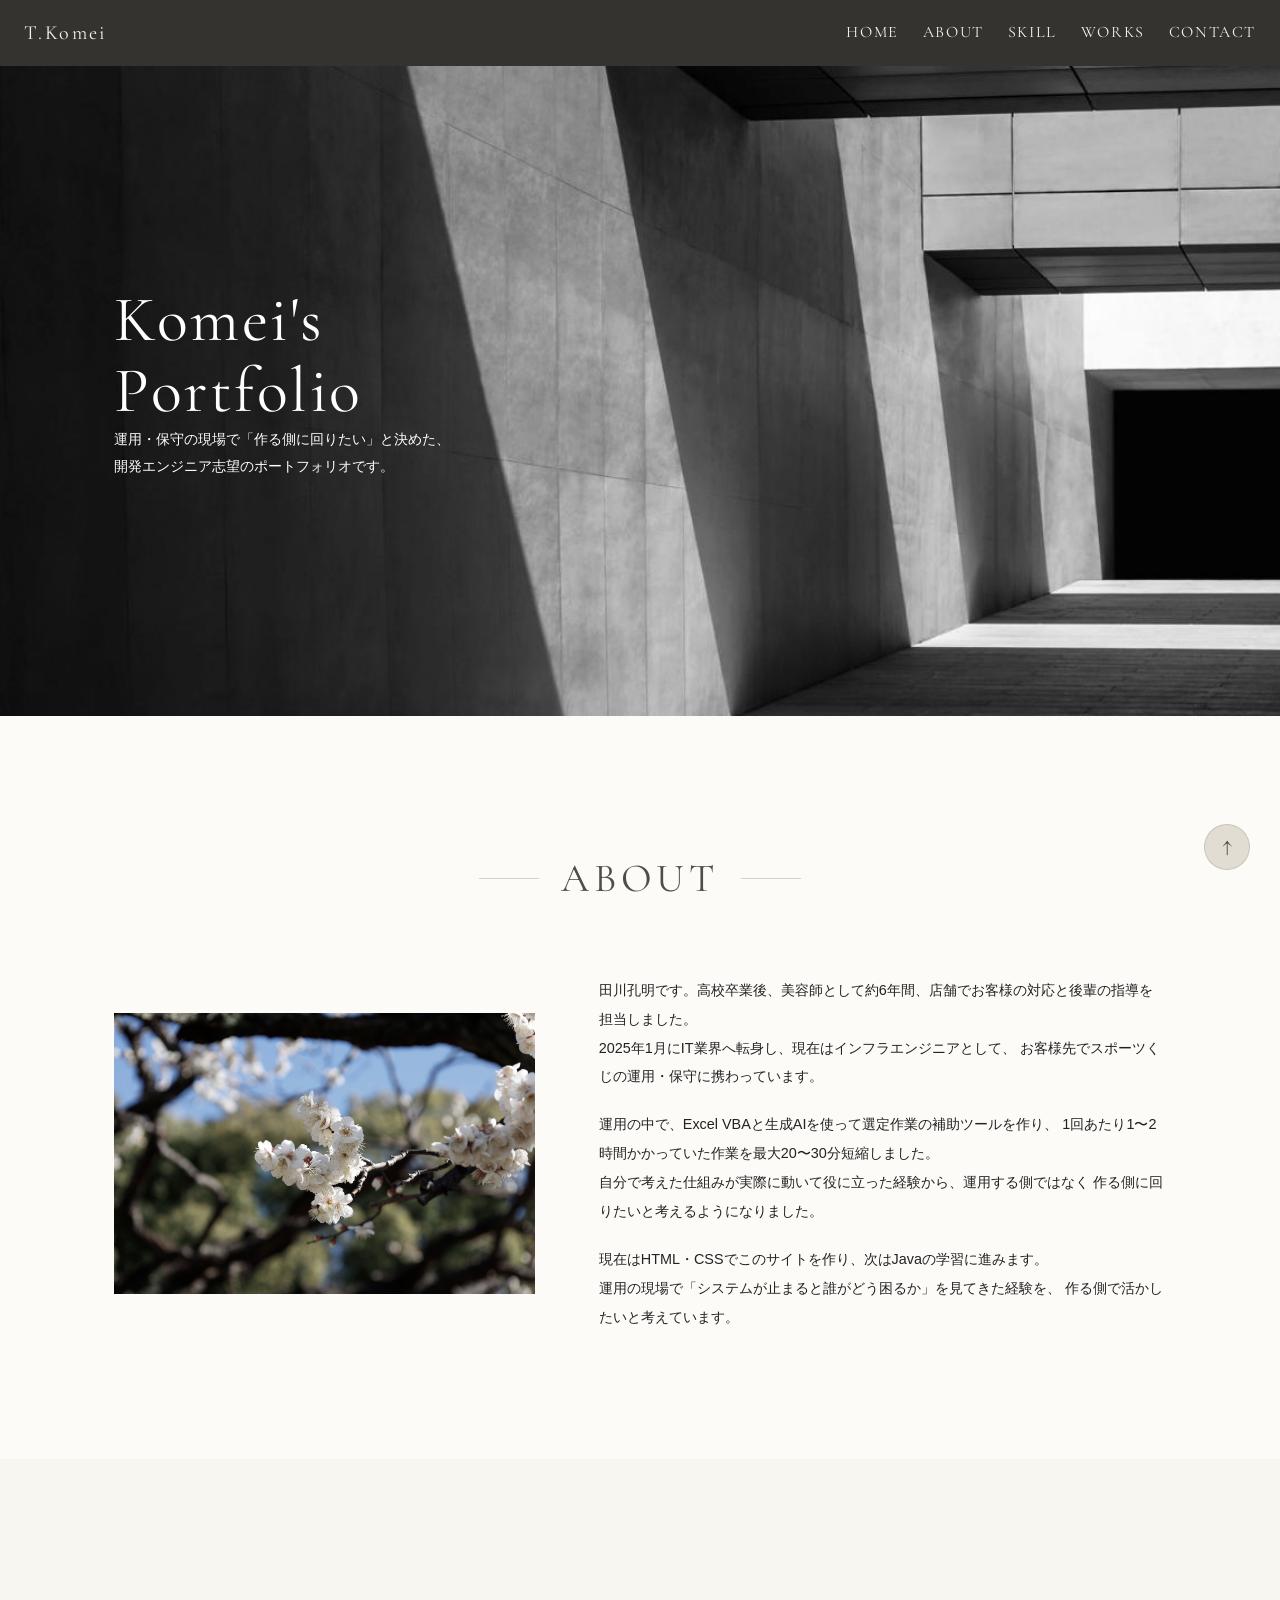
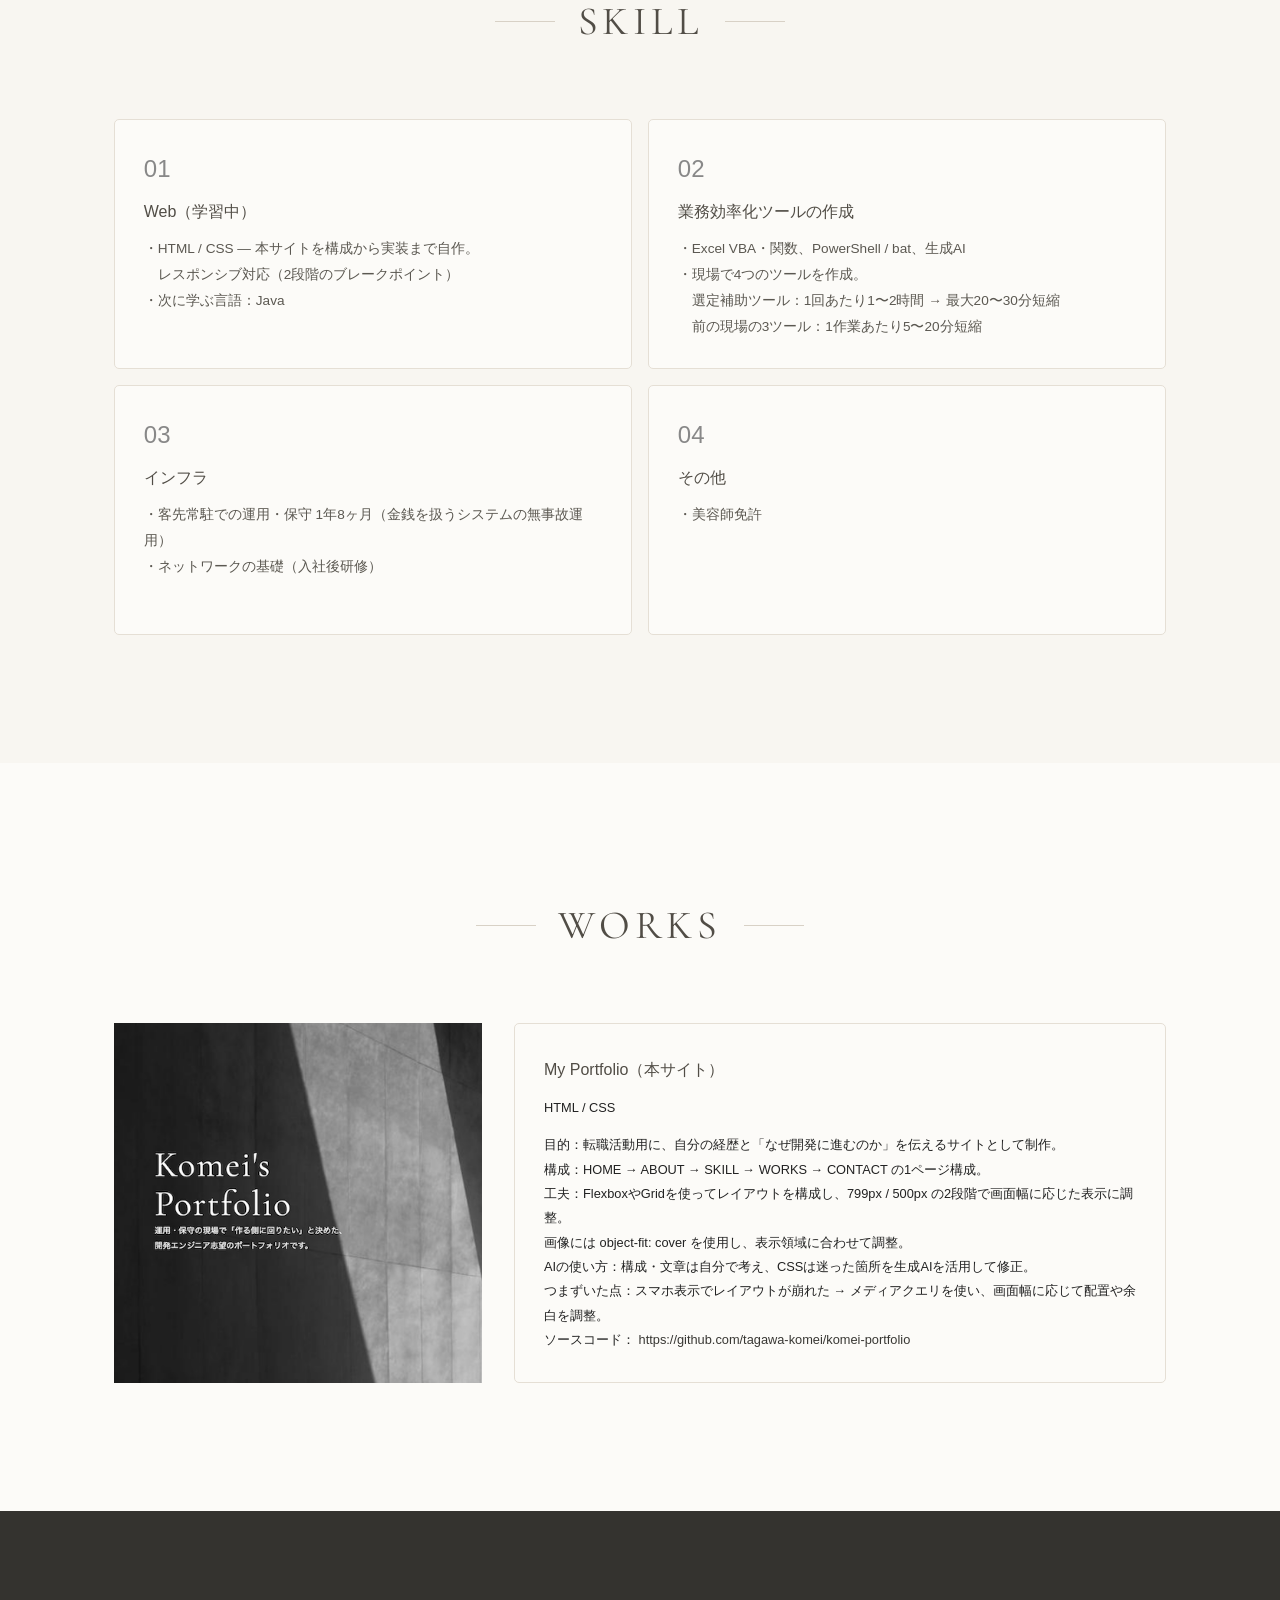
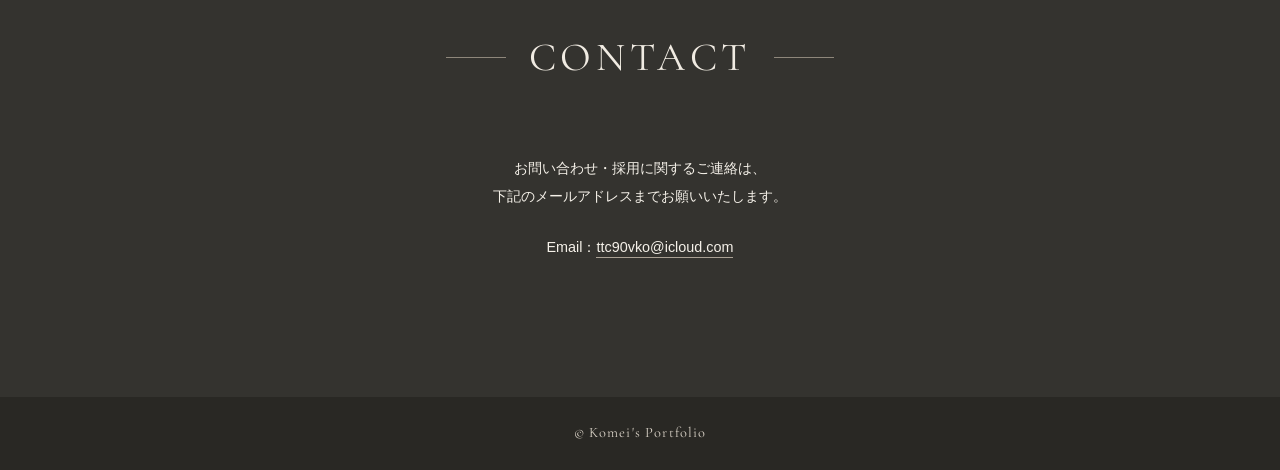
<file: index.html>
<!DOCTYPE html>
<html lang="ja">
<head>
    <meta charset="UTF-8">
    <title>Komei's Portfolio</title>
    <meta name="description" content="田川孔明のポートフォリオ。インフラ運用・保守から開発エンジニアを目指して学習中。HTML/CSSで制作。">
    <meta name="viewport" content="width=device-width, initial-scale=1">

    <meta property="og:title" content="Komei's Portfolio">
    <meta property="og:description" content="運用・保守の現場から、作る側へ。開発エンジニア志望のポートフォリオ。">
    <meta property="og:image" content="https://lucent-boba-baa1fe.netlify.app/images/ogp.jpg">

    <link rel="icon" href="images/favicon.png" type="image/png">

    <!-- Google Fonts -->
    <link rel="preconnect" href="https://fonts.googleapis.com">
    <link rel="preconnect" href="https://fonts.gstatic.com" crossorigin>
    <link href="https://fonts.googleapis.com/css2?family=Cormorant+Garamond:wght@400;500;600&display=swap" rel="stylesheet">

    <!-- オリジナルCSS -->
    <link rel="stylesheet" href="css/style.css">
</head>

<body id="top">

    <!-- ヘッダー -->
    <header class="header">
        <a href="#top" class="logo">T.Komei</a>

        <nav>
            <ul class="main-nav">
                <li><a href="#home">HOME</a></li>
                <li><a href="#about">ABOUT</a></li>
                <li><a href="#skill">SKILL</a></li>
                <li><a href="#works">WORKS</a></li>
                <li><a href="#contact">CONTACT</a></li>
            </ul>
        </nav>
    </header>

    <main>

        <!-- HOME -->
        <section id="home" class="home">
            <div class="home-content">
                <h1>Komei's<br>Portfolio</h1>
                <p>
                    運用・保守の現場で「作る側に回りたい」と決めた、<br>
                    開発エンジニア志望のポートフォリオです。
                </p>
            </div>
        </section>

        <!-- ABOUT -->
        <section id="about" class="about">
            <div class="wrapper">

                <h2>ABOUT</h2>

                <div class="about-content">

                    <div class="about-image">
                        <img src="images/about.jpg" alt="梅の花の写真" width="1200" height="800" loading="lazy">
                    </div>

                    <div class="about-text">
                        <p>
                            田川孔明です。高校卒業後、美容師として約6年間、店舗でお客様の対応と後輩の指導を担当しました。<br>
                            2025年1月にIT業界へ転身し、現在はインフラエンジニアとして、
                            お客様先でスポーツくじの運用・保守に携わっています。
                        </p>

                        <p>
                            運用の中で、Excel VBAと生成AIを使って選定作業の補助ツールを作り、
                            1回あたり1〜2時間かかっていた作業を最大20〜30分短縮しました。<br>
                            自分で考えた仕組みが実際に動いて役に立った経験から、運用する側ではなく
                            作る側に回りたいと考えるようになりました。
                        </p>

                        <p>
                            現在はHTML・CSSでこのサイトを作り、次はJavaの学習に進みます。<br>
                            運用の現場で「システムが止まると誰がどう困るか」を見てきた経験を、
                            作る側で活かしたいと考えています。
                        </p>
                    </div>

                </div>
            </div>
        </section>

        <!-- SKILL -->
        <section id="skill" class="skill">
            <div class="wrapper">

                <h2>SKILL</h2>

                <div class="skill-list">

                    <div class="skill-item">
                        <span class="skill-number">01</span>
                        <p>Web（学習中）</p>
                        <ul>
                            <li>
                                ・HTML / CSS — 本サイトを構成から実装まで自作。<br>
                                　レスポンシブ対応（2段階のブレークポイント）<br>
                                ・次に学ぶ言語：Java
                            </li>
                        </ul>
                    </div>

                    <div class="skill-item">
                        <span class="skill-number">02</span>
                        <p>業務効率化ツールの作成</p>
                        <ul>
                            <li>
                                ・Excel VBA・関数、PowerShell / bat、生成AI<br>
                                ・現場で4つのツールを作成。<br>
                                　選定補助ツール：1回あたり1〜2時間 → 最大20〜30分短縮<br>
                                　前の現場の3ツール：1作業あたり5〜20分短縮
                            </li>
                        </ul>
                    </div>

                    <div class="skill-item">
                        <span class="skill-number">03</span>
                        <p>インフラ</p>
                        <ul>
                            <li>
                                ・客先常駐での運用・保守 1年8ヶ月（金銭を扱うシステムの無事故運用）<br>
                                ・ネットワークの基礎（入社後研修）
                            </li>
                        </ul>
                    </div>

                    <div class="skill-item">
                        <span class="skill-number">04</span>
                        <p>その他</p>
                        <ul>
                            <li>・美容師免許</li>
                        </ul>
                    </div>

                </div>
            </div>
        </section>

        <!-- WORKS -->
        <section id="works" class="works">
            <div class="wrapper">

                <h2>WORKS</h2>

                <div class="works-list">

                    <div class="work-item">
                        <img src="images/work01.jpg" alt="ポートフォリオサイトのトップページ" width="1200" height="800" loading="lazy">
                        <div class="work-text">
                        <h3>My Portfolio（本サイト）</h3>
                        <p>HTML / CSS</p>

                        <p>
                            目的：転職活動用に、自分の経歴と「なぜ開発に進むのか」を伝えるサイトとして制作。<br>
                            構成：HOME → ABOUT → SKILL → WORKS → CONTACT の1ページ構成。<br>
                            工夫：FlexboxやGridを使ってレイアウトを構成し、799px / 500px の2段階で画面幅に応じた表示に調整。<br>
                            画像には object-fit: cover を使用し、表示領域に合わせて調整。<br>
                            AIの使い方：構成・文章は自分で考え、CSSは迷った箇所を生成AIを活用して修正。<br>
                            つまずいた点：スマホ表示でレイアウトが崩れた → メディアクエリを使い、画面幅に応じて配置や余白を調整。<br>
                            ソースコード：
                            <a href="https://github.com/tagawa-komei/komei-portfolio"
                             target="_blank"
                                rel="noopener noreferrer">https://github.com/tagawa-komei/komei-portfolio</a>
                        </p>
                        </div>
                    </div>

                </div>
            </div>
        </section>

        <!-- CONTACT -->
        <section id="contact" class="contact">
            <div class="wrapper">

                <h2>CONTACT</h2>

                <p>
                    お問い合わせ・採用に関するご連絡は、<br>
                    下記のメールアドレスまでお願いいたします。
                </p>

                <p>
                    Email：<a href="mailto:ttc90vko@icloud.com">ttc90vko@icloud.com</a>
                </p>

            </div>
        </section>

    </main>

    <!-- フッター -->
    <footer class="footer">
        <p>&copy; Komei's Portfolio</p>
    </footer>

    <!-- TOPボタン -->
    <a href="#top" class="top-button" aria-label="ページの先頭へ戻る">↑</a>

</body>
</html>
</file>
<file: css/style.css>
@charset "UTF-8";

/* 共通部分
-------------------------------------------------*/
html {
    font-size: 100%;
    scroll-behavior: smooth;
    scroll-padding-top: 1rem;
}

body {
    font-family: "Hiragino Kaku Gothic ProN", "Hiragino Sans",
        "BIZ UDPGothic", sans-serif;
    line-height: 1.7;
    color: #222;
    margin: 0;
}

a {
    text-decoration: none;
    color: #383733;
}

img {
    max-width: 100%;
    height: auto;
    display: block;
}

ul {
    margin: 0;
    padding: 0;
}


/* レイアウト
-------------------------------------------------*/
.wrapper {
    max-width: 1100px;
    margin: 0 auto;
    padding: 0 1.5rem;
    box-sizing: border-box;
}


/* 見出し
-------------------------------------------------*/
h2 {
    display: flex;
    align-items: center;
    justify-content: center;
    gap: 1.4rem;
    font-family: "Cormorant Garamond", serif;
    font-size: 2.5rem;
    font-weight: normal;
    margin: 0 0 4rem;
    letter-spacing: .12em;
    color: #514d46;
}

h2::before,
h2::after {
    content: "";
    width: 60px;
    height: 1px;
    background-color: #d8d1c6;
}


/* ヘッダー
-------------------------------------------------*/
.header {
    background-color: #34332f;
    display: flex;
    justify-content: space-between;
    align-items: center;
    padding: 1rem 1.5rem;
}

.logo {
    color: #f5f1e9;
    font-family: "Cormorant Garamond", serif;
    font-size: 1.25rem;
    font-weight: 400;
    letter-spacing: .12em;
}

.main-nav {
    display: flex;
    gap: 1.5rem;
    list-style: none;
    font-family: "Cormorant Garamond", serif;
    font-size: 1rem;
    letter-spacing: .1em;
}

.main-nav a {
    color: #f5f1e9;
    transition: opacity .3s;
}

.main-nav a:hover {
    opacity: .6;
}


/* HOME
-------------------------------------------------*/
.home {
    min-height: 650px;
    background-image: url(../images/home.jpg);
    background-size: cover;
    background-position: center;
    display: flex;
    align-items: center;
}

.home-content {
    max-width: 1100px;
    width: 100%;
    margin: 0 auto;
    padding: 0 1.5rem;
    color: #fff;
    box-sizing: border-box;
}

.home-content h1 {
    font-family: "Cormorant Garamond", serif;
    font-size: 4rem;
    font-weight: normal;
    line-height: 1.1;
    letter-spacing: .04em;
    margin: 0;
}

.home-content p {
    max-width: 600px;
    margin: 0 0 1rem;
    font-size: .9rem;
    line-height: 1.9;
}


/* ABOUT
-------------------------------------------------*/
.about {
    padding: 8rem 0;
    background-color: #fcfbf8;
}

.about-content {
    display: flex;
    align-items: center;
    gap: 4rem;
}

.about-image {
    width: 40%;
    flex-shrink: 0;
}

.about-image img {
    width: 100%;
}

.about-text {
    flex: 1;
    min-width: 0;
    font-size: .9rem;
    line-height: 2;
}

.about-text p {
    margin: 0 0 1.2rem;
}

.about-text p:last-child {
    margin-bottom: 0;
}


/* SKILL
-------------------------------------------------*/
.skill {
    padding: 8rem 0;
    background-color: #f8f6f1;
}

.skill-list {
    display: grid;
    grid-template-columns: repeat(2, minmax(0, 1fr));
    gap: 1rem;
}

.skill-item {
    width: 100%;
    height: 250px;
    padding: 1.8rem;
    box-sizing: border-box;
    background-color: #fcfbf8;
    border: 1px solid #e5dfd5;
    border-radius: 5px;
    text-align: left;
    color: #383733;
}

.skill-number {
    display: block;
    font-size: 1.5rem;
    color: #888;
    margin-bottom: .5rem;
}

.skill-item p {
    color: #514d46;
    font-weight: normal;
    margin: 0 0 .7rem;
}

.skill-item ul {
    list-style: none;
    padding: 0;
    margin: 0;
    color: #5b5851;
}

.skill-item li {
    font-family: "Hiragino Kaku Gothic ProN",
        "Hiragino Sans",
        "BIZ UDPGothic",
        sans-serif;
    font-size: .85rem;
    margin-bottom: .3rem;
    line-height: 1.9;
}


/* WORKS
-------------------------------------------------*/
.works {
    padding: 8rem 0;
    background-color: #fcfbf8;
}

.work-item {
    display: flex;
    align-items: stretch;
    gap: 2rem;
    width: 100%;
}

.work-item img {
    width: 35%;
    flex-shrink: 0;
    align-self: stretch;
    object-fit: cover;
}

.work-text {
    flex: 1;
    min-width: 0;
    height: 360px;
    padding: 1.8rem;
    box-sizing: border-box;
    background-color: #fcfbf8;
    border: 1px solid #e5dfd5;
    border-radius: 5px;
}

.work-text h3 {
    font-size: 1rem;
    font-weight: normal;
    color: #514d46;
    margin: .2rem 0 .7rem;
}

.work-text p {
    font-size: .8rem;
    color: #222;
    line-height: 1.9;
}


/* CONTACT
-------------------------------------------------*/
.contact {
    padding: 7rem 0;
    background-color: #34332f;
    color: #f5f1e9;
    text-align: center;
}

.contact h2 {
    color: #f0ebe2;
}

.contact h2::before,
.contact h2::after {
    background-color: #8e877b;
}

.contact p {
    font-family: "Hiragino Kaku Gothic ProN",
        "Hiragino Sans",
        "BIZ UDPGothic",
        sans-serif;
    font-size: .9rem;
    margin: 0 0 1.5rem;
    line-height: 1.9;
}

.contact a {
    color: #f5f1e9;
    border-bottom: 1px solid #aaa194;
    padding-bottom: .15rem;
    transition: opacity .3s;
}

.contact a:hover {
    opacity: .65;
}


/* フッター
-------------------------------------------------*/
.footer {
    background-color: #292824;
    color: #d8d1c6;
    text-align: center;
    padding: 1.5rem 0;
}

.footer p {
    font-family: "Cormorant Garamond", serif;
    margin: 0;
    font-size: .9rem;
    letter-spacing: .08em;
}


/* TOPボタン
-------------------------------------------------*/
.top-button {
    position: fixed;
    right: 30px;
    bottom: 30px;
    z-index: 100;
    display: flex;
    justify-content: center;
    align-items: center;
    width: 46px;
    height: 46px;
    box-sizing: border-box;
    border: 1px solid rgba(100, 94, 84, .2);
    border-radius: 50%;
    background-color: rgba(220, 215, 205, .85);
    color: #514d46;
    font-family: "Cormorant Garamond", serif;
    font-size: 1.5rem;
    line-height: 1;
    transition: background-color .3s, opacity .3s;
}

.top-button:hover {
    background-color: rgba(200, 193, 180, .95);
}


/* タブレット・スマートフォン
-------------------------------------------------*/
@media (max-width: 799px) {

    .header {
        display: block;
        text-align: center;
        padding: 1rem;
    }

    .logo {
        display: block;
        margin-bottom: .8rem;
    }

    .main-nav {
        justify-content: center;
        gap: 1.2rem;
        font-size: .875rem;
    }

    .home {
        min-height: 600px;
    }

    .home-content h1 {
        font-size: 3rem;
    }

    .home-content p {
        max-width: 500px;
        font-size: .85rem;
    }

    .about,
    .skill,
    .works {
        padding: 5rem 0;
    }

    .contact {
        padding: 5rem 0;
    }

    h2 {
        font-size: 2.2rem;
        margin-bottom: 3rem;
        gap: 1rem;
    }

    h2::before,
    h2::after {
        width: 40px;
    }

    .about-content {
        display: block;
    }

    .about-image {
        width: 100%;
        margin-bottom: 2rem;
    }

    .about-image img {
        max-height: 450px;
        object-fit: cover;
    }

    .about-text {
        width: 100%;
        font-size: .95rem;
    }

    .skill-list {
        grid-template-columns: 1fr;
        gap: 1rem;
    }

    .skill-item {
        padding: 1.5rem;
        margin: 0;
        height: auto;
    }

    .work-item {
        display: block;
        width: 100%;
    }

    .work-item img {
        width: 100%;
        margin-bottom: 1rem;
    }

    .work-text {
        height: auto;
    }

    .top-button {
        right: 20px;
        bottom: 20px;
        width: 44px;
        height: 44px;
    }
}


/* 小さいスマートフォン
-------------------------------------------------*/
@media (max-width: 500px) {

    .wrapper {
        padding: 0 1rem;
    }

    .header {
        padding: 1rem .75rem;
    }

    .main-nav {
        gap: .8rem;
        font-size: .875rem;
        letter-spacing: .06em;
    }

    .home {
        min-height: 550px;
        background-position: center;
    }

    .home-content {
        padding: 0 1rem;
    }

    .home-content h1 {
        font-size: 2.7rem;
    }

    .home-content p {
        font-size: .8rem;
    }

    h2 {
        font-size: 2rem;
        gap: .7rem;
        letter-spacing: .1em;
    }

    h2::before,
    h2::after {
        width: 28px;
    }

    .about,
    .skill,
    .works,
    .contact {
        padding: 4rem 0;
    }

    .about-text {
        font-size: .95rem;
    }

    .skill-item {
        padding: 1.2rem;
    }

    .skill-item li {
    font-size: .875rem;
    overflow-wrap: anywhere;
    }

    .work-text p:not(:first-child) {
    font-size: .875rem;
    }

    .contact p {
    font-size: .875rem;
    }

    .top-button {
        right: 15px;
        bottom: 15px;
        width: 42px;
        height: 42px;
    }
}
</file>
